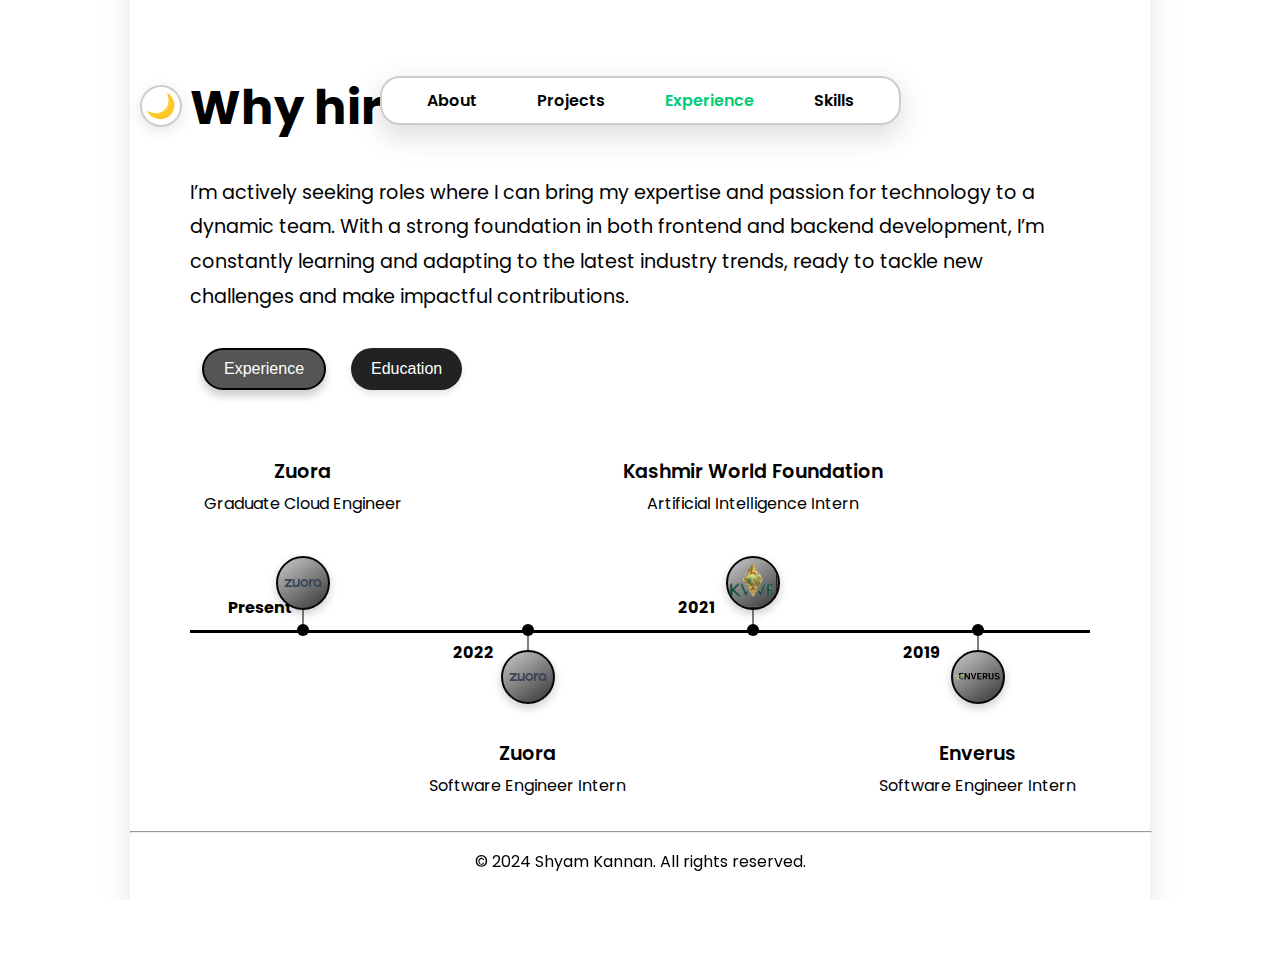
<file: MobilePortfolio/experience.html>
<!DOCTYPE html>
<html lang="en">
<head>
  <meta charset="UTF-8">
  <meta name="viewport" content="width=device-width, initial-scale=1.0">
  <title>Experience | Shyam Kannan</title>
  <link href="https://fonts.googleapis.com/css2?family=Poppins:wght@300;400;600&display=swap" rel="stylesheet">
  <link rel="stylesheet" href="experience.css">
  <script src="script.js" defer></script>
</head>
<body>

  <!-- Main Container for the whole page -->
  <div class="page-container">

    <!-- Light/Dark Mode Toggle Button & Navigation -->
    <header>
      <nav class="nav-container">
        <button id="theme-toggle" class="theme-toggle">🌙</button>
        <ul class="tab-navigation">
          <li><a href="index.html" class="tab">About</a></li>
          <li><a href="projects.html" class="tab">Projects</a></li>
          <li><a href="experience.html" class="tab active">Experience</a></li>
          <li><a href="skills.html" class="tab">Skills</a></li>
        </ul>
      </nav>
    </header>

    <!-- Main Content for Experience Section -->
    <main class="content">
      <div class="content-container">
        <!-- Left side with "Why hire me?" and tab buttons -->
        <div class="hire-me-container">
          <h1 class="hire-me-title">Why hire me?</h1>
          <p class="hire-me-text">I’m actively seeking roles where I can bring my expertise and passion for technology to a dynamic team. With a strong foundation in both frontend and backend development, I’m constantly learning and adapting to the latest industry trends, ready to tackle new challenges and make impactful contributions.</p>
          <div class="buttons-container">
            <button class="tab-button active" id="experience-tab">Experience</button>
            <button class="tab-button" id="education-tab">Education</button>
          </div>
        </div>

        <!-- Horizontal Timeline for Experience (Desktop View) -->
        <div class="timeline-container" id="experience-section">
          <div class="timeline">
            <!-- Timeline Item 1 (Up) - Zuora -->
            <div class="timeline-item up">
              <div class="timeline-line"></div>
              <div class="timeline-dot"></div>
              <div class="timeline-circle">
                <img src="images/zuora-logo.svg" alt="Zuora Logo">
              </div>
              <div class="timeline-date">Present</div>
              <div class="timeline-description">
                <h3>Zuora</h3>
                <p>Graduate Cloud Engineer</p>
              </div>
            </div>

            <!-- Timeline Item 2 (Down) - Zuora -->
            <div class="timeline-item down">
              <div class="timeline-line"></div>
              <div class="timeline-dot"></div>
              <div class="timeline-circle">
                <img src="images/zuora-logo.svg" alt="Zuora Logo">
              </div>
              <div class="timeline-date">2022</div>
              <div class="timeline-description">
                <h3>Zuora</h3>
                <p>Software Engineer Intern</p>
              </div>
            </div>

            <!-- Timeline Item 3 (Up) - Kashmir World Foundation -->
            <div class="timeline-item up">
              <div class="timeline-line"></div>
              <div class="timeline-dot"></div>
              <div class="timeline-circle">
                <img src="images/kwf_transparent.png" alt="Kashmir World Foundation Logo">
              </div>
              <div class="timeline-date">2021</div>
              <div class="timeline-description">
                <h3>Kashmir World Foundation</h3>
                <p>Artificial Intelligence Intern</p>
              </div>
            </div>

            <!-- Timeline Item 4 (Down) - Enverus -->
            <div class="timeline-item down">
              <div class="timeline-line"></div>
              <div class="timeline-dot"></div>
              <div class="timeline-circle">
                <img src="images/enverus_transparent.png" alt="Enverus Logo">
              </div>
              <div class="timeline-date">2019</div>
              <div class="timeline-description">
                <h3>Enverus</h3>
                <p>Software Engineer Intern</p>
              </div>
            </div>
          </div>
        </div>

        <!-- List View for Experience (Mobile View) -->
        <div class="list-view" id="experience-list">
          <div class="experience-item experience-card">
            <div class="card-text">
              <h3>Zuora</h3>
              <p>Graduate Cloud Engineer</p>
              <p class="date">Present</p>
            </div>
            <img src="images/zuora-logo.svg" alt="Zuora Logo" class="card-logo">
          </div>
          <div class="experience-item experience-card">
            <div class="card-text">
              <h3>Zuora</h3>
              <p>Software Engineer Intern</p>
              <p class="date">2022</p>
            </div>
            <img src="images/zuora-logo.svg" alt="Zuora Logo" class="card-logo">
          </div>
          <div class="experience-item experience-card">
            <div class="card-text">
              <h3>Kashmir World Foundation</h3>
              <p>Artificial Intelligence Intern</p>
              <p class="date">2021</p>
            </div>
            <img src="images/kwf_transparent.png" alt="Kashmir World Foundation Logo" class="card-logo">
          </div>
          <div class="experience-item experience-card">
            <div class="card-text">
              <h3>Enverus</h3>
              <p>Software Engineer Intern</p>
              <p class="date">2019</p>
            </div>
            <img src="images/enverus_transparent.png" alt="Enverus Logo" class="card-logo">
          </div>
        </div>

        <!-- Horizontal Timeline for Education (Desktop View) -->
        <div class="timeline-container" id="education-section" style="display: none;">
          <div class="timeline">
            <!-- Timeline Item 1 (Up) -->
            <div class="timeline-item up">
              <div class="timeline-line"></div>
              <div class="timeline-dot"></div>
              <div class="timeline-circle">
                <img src="images/san-jose-state-spartans.svg" alt="SJSU Logo">
              </div>
              <div class="timeline-date">2022</div>
              <div class="timeline-description">
                <h3>SJSU</h3>
                <p>Master's in AI</p>
              </div>
            </div>

            <!-- Timeline Item 2 (Down) -->
            <div class="timeline-item down">
              <div class="timeline-line"></div>
              <div class="timeline-dot"></div>
              <div class="timeline-circle">
                <img src="images/arizona-state-sun-devils-logo.svg" alt="ASU Logo">
              </div>
              <div class="timeline-date">2020</div>
              <div class="timeline-description">
                <h3>ASU</h3>
                <p>BS in Computer Science</p>
              </div>
            </div>
          </div>
        </div>

        <!-- List View for Education (Mobile View) -->
        <div class="list-view" id="education-list" style="display: none;">
          <div class="experience-item education-card">
            <div class="card-text">
              <h3>SJSU</h3>
              <p>Master's in AI</p>
              <p class="date">2022</p>
            </div>
            <img src="images/san-jose-state-spartans.svg" alt="SJSU Logo" class="card-logo">
          </div>
          <div class="experience-item education-card">
            <div class="card-text">
              <h3>ASU</h3>
              <p>BS in Computer Science</p>
              <p class="date">2020</p>
            </div>
            <img src="images/arizona-state-sun-devils-logo.svg" alt="ASU Logo" class="card-logo">
          </div>
        </div>

      </div>
    </main>

    <!-- Footer Section -->
    <footer>
      <hr class="footer-line">
      <p>© 2024 Shyam Kannan. All rights reserved.</p>
    </footer>

  </div>

  <!-- JavaScript for Tab Switching -->
  <script src="script.js"></script>

</body>
</html>
</file>
<file: MobilePortfolio/experience.css>
:root {
  --bg-color-light: #ffffff;
  --bg-color-dark: #000000;
  --page-bg-color-light: #ffffff;
  --page-bg-color-dark: #1a1a1a;
  --text-color-light: #000000;
  --text-color-dark: #ffffff;
  --hover-color: #00cc77;
  --icon-light-color: #000000;
  --icon-dark-color: #ffffff;
  --font-family: 'Poppins', sans-serif;
}

/* General body styling */
html, body {
  height: 100%;
  margin: 0;
  padding: 0;
  overflow: hidden; /* Prevents scrolling */
}

body {
  background-color: var(--bg-color-light);
  color: var(--text-color-light);
  font-family: var(--font-family);
  display: flex;
  flex-direction: column;
  justify-content: center;
  align-items: center;
  transition: background-color 0.1s ease, color 0.1s ease;
}

body.dark-mode {
  background-color: var(--bg-color-dark);
  color: var(--text-color-dark);
}

/* Page Container */
.page-container {
  background-color: var(--page-bg-color-light);
  padding: 60px;
  max-width: 900px;
  width: 100%;
  box-shadow: 0px 10px 30px rgba(0, 0, 0, 0.1);
  transition: background-color 0.1s ease, color 0.1s ease;
  display: flex;
  flex-direction: column;
  justify-content: space-between;
  align-items: center;
  flex-grow: 1;
  min-height: 100vh; /* Ensures full page height */
}

body.dark-mode .page-container {
  background-color: var(--page-bg-color-dark);
}

/* Light/Dark Mode Button */
#theme-toggle {
  font-size: 24px;
  width: 42px;
  height: 42px;
  border-radius: 50%;
  border: 2px solid rgba(0, 0, 0, 0.2); /* Default border color */
  background-color: #fff; /* Light mode default background */
  color: #00cc77; /* Icon color in light mode */
  display: flex;
  justify-content: center;
  align-items: center;
  cursor: pointer;
  transition: background-color 0.3s ease, color 0.3s ease, box-shadow 0.3s ease;
  box-shadow: 0px 4px 15px rgba(0, 0, 0, 0.1); /* Light shadow */
  position: absolute; /* Absolute positioning */
  left: -240px; /* Adjust this value to move it further left */
  top: 75%; /* Vertically center within nav bar */
  transform: translateY(-50%); /* Center the button vertically */
}

body.dark-mode #theme-toggle {
  background-color: #1a1a1a; /* Dark mode background */
  color: #ccc; /* Icon color in dark mode */
  border: 2px solid rgba(255, 255, 255, 0.2); /* Dark mode border */
  box-shadow: 0px 4px 15px rgba(255, 255, 255, 0.1); /* Light shadow for dark mode */
}

/* Hover Effect for Toggle Button */
#theme-toggle:hover {
  background-color: #f0f0f0; /* Slight change for hover in light mode */
  box-shadow: 0px 6px 20px rgba(0, 255, 136, 0.3); /* Hover shadow */
}

body.dark-mode #theme-toggle:hover {
  background-color: #333; /* Slight change for hover in dark mode */
  box-shadow: 0px 6px 20px rgba(255, 255, 255, 0.2); /* Hover shadow for dark mode */
}

/* Navigation Container */
.nav-container {
  display: flex;
  justify-content: center;
  align-items: center;
  position: relative; /* Relative positioning for absolute elements inside */
  width: 100%;
  padding-top: 60px;
  z-index: 999;
  background-color: var(--page-bg-color-light);
  transition: background-color 0.1s ease;
}

body.dark-mode .nav-container {
  background-color: var(--page-bg-color-dark);
}

/* Tab Navigation */
.tab-navigation {
  list-style: none;
  display: flex;
  gap: 30px;
  background-color: var(--page-bg-color-light);
  padding: 10px 30px;
  border-radius: 20px;

  /* Adding a border and shadow */
  border: 2px solid rgba(0, 0, 0, 0.2); /* Light mode border */
  box-shadow: 0px 10px 30px rgba(0, 0, 0, 0.15); /* Stronger shadow for emphasis */
  transition: background-color 0.1s ease, box-shadow 0.1s ease, border 0.1s ease;
}

body.dark-mode .tab-navigation {
  background-color: var(--page-bg-color-dark);
  border: 2px solid rgba(255, 255, 255, 0.2); /* Dark mode border */
  box-shadow: 0px 10px 30px rgba(255, 255, 255, 0.15); /* Stronger shadow in dark mode */
}

/* Tab Links */
.tab-navigation .tab {
  text-decoration: none;
  color: var(--text-color-light);
  padding: 10px 15px;
  font-weight: 600;
  border-radius: 12px;
  transition: color 0.1s ease, background-color 0.1s ease;
}

body.dark-mode .tab-navigation .tab {
  color: var(--text-color-dark);
}

.tab-navigation .tab:hover {
  background-color: transparent;
  color: var(--hover-color); /* Only change the text color */
}

body.dark-mode .tab-navigation .tab:hover {
  color: var(--hover-color); /* Only change the text color */
  background-color: transparent;
}

.tab-navigation .tab.active {
  color: var(--hover-color); /* Only change the text color */
  background-color: transparent;
}

body.dark-mode .tab-navigation .tab.active {
  color: var(--hover-color); /* Only change the text color */
  background-color: transparent;
}

/* Header Styling */
h1, h2, h3, p {
  color: var(--text-color-light);
  transition: color 0.1s ease;
}

body.dark-mode h1, body.dark-mode h2, body.dark-mode h3, body.dark-mode p {
  color: var(--text-color-dark);
}

/* Buttons styling */
.tab-button {
  padding: 10px 20px;
  margin: 0 10px;  /* Space between buttons */
  font-size: 1rem;
  background-color: #fff; /* White background for the button */
  color: #000; /* Black text */
  border: 2px solid #000; /* Black border to match the aesthetic */
  border-radius: 8px;
  cursor: pointer;
  transition: all 0.3s ease;
}

.tab-button:hover {
  background-color: #f0f0f0; /* Slightly darker shade for hover */
  color: #000;
  border-color: #555; /* Darker border on hover */
}

.tab-button.active {
  background-color: #000; /* Black background for active button */
  color: #fff; /* White text for contrast */
  border: 2px solid #fff; /* White border for a minimal look */
}

body.dark-mode .tab-button {
  background-color: #000; /* Black background for dark mode */
  color: #fff; /* White text */
  border: 2px solid #fff; /* White border */
}

body.dark-mode .tab-button:hover {
  background-color: #333; /* Darker shade for hover in dark mode */
  color: #fff;
  border-color: #777;
}

body.dark-mode .tab-button.active {
  background-color: #fff; /* White background for active in dark mode */
  color: #000; /* Black text */
  border: 2px solid #000; /* Black border */
}


.buttons-container {
  margin-top: -40px;  /* Adjust spacing between text and buttons */
  display: flex;
  justify-content: center;  /* Center the buttons */
}

/* Fix for Title and Description positioning */
.hire-me-container {
  position: relative;
  margin-bottom: 50px;
  top: -140px;  /* Move this value up as needed */
}

.hire-me-title {
  font-size: 3.0rem;
  font-weight: 700;
  margin-top: 0;  /* Remove margin */
  position: relative;
}

.hire-me-text {
  font-size: 1.2rem;
  line-height: 1.8;
  text-align: left;
  margin-bottom: 1.5rem;  /* Adjust space between text and buttons */
  top: -20px;  /* Move this value up as needed */
}

/* Horizontal Timeline Styles */
.timeline-container {
  width: 100%;
  max-width: 100%;
  padding: 40px 0;
  margin-top: -50px;  /* Move the timeline up */
}

.timeline {
  position: relative;
  display: flex;
  justify-content: space-around;
  align-items: center;
  width: 100%;
  height: 120px; /* Height for proper line connections */
}

/* Horizontal line in the middle with animation */
.timeline::before {
  content: '';
  position: absolute;
  height: 3px; /* Reduced thickness */
  width: 0%; /* Start with 0 width */
  background-color: #000; /* Black line for light mode */
  top: 50%;
  left: 0;
  transition: width 1s ease-in-out; /* Smooth animation */
}

body.dark-mode .timeline::before {
  background-color: #fff; /* White line for dark mode */
}

.timeline-container.active .timeline::before {
  width: 100%; /* Expand line when the section is active */
}

/* Dots for the timeline */
.timeline-item .timeline-dot {
  width: 10px;
  height: 10px;
  background-color: #000; /* Black dot for light mode */
  border-radius: 50%;
  position: absolute;
  left: 50%;
  transform: translateX(-50%);
  z-index: 2;
  top: 50%;
  transition: background-color 0.3s ease;
}

body.dark-mode .timeline-item .timeline-dot {
  background-color: #fff; /* White dot for dark mode */
}

/* Timeline Circles */
.timeline-item .timeline-circle {
  width: 50px;
  height: 50px;
  background: linear-gradient(145deg, #999); /* Same gradient for both light and dark mode */
  border-radius: 50%;
  display: flex;
  justify-content: center;
  align-items: center;
  position: absolute;
  left: 50%;
  transform: translateX(-50%);
  z-index: 1;
  border: 3px solid #000; /* Black border for light mode */
  transition: border-color 0.3s ease;
}

body.dark-mode .timeline-item .timeline-circle {
  border: 3px solid #ffffff; /* White border for dark mode */
}

.timeline-item:hover .timeline-circle {
  transform: scale(1.1) translateX(-50%);
  transition: transform 0.3s ease, border-color 0.3s ease;
}

body.dark-mode .timeline-item:hover .timeline-circle {
  border-color: #ccc; /* Slightly lighter border on hover in dark mode */
}

/* Timeline Dots */
.timeline-item .timeline-dot {
  width: 12px;
  height: 12px;
  background-color: #000;  /* Black dot for light mode */
  border-radius: 50%;
  position: absolute;
  left: 50%;
  top: 50%;
  transform: translate(-50%, -50%);
  z-index: 2;  /* Ensure dot appears on top */
}

body.dark-mode .timeline-item .timeline-dot {
  background-color: #fff;  /* White dot for dark mode */
}

.timeline-item.up .timeline-circle {
  bottom: calc(50% + 20px); /* Align circle above the line */
}

.timeline-item.down .timeline-circle {
  top: calc(50% + 20px); /* Align circle below the line */
}

.timeline-item .timeline-date {
  font-size: 1rem;
  font-weight: bold;
  position: absolute;
  color: #000;
}

body.dark-mode .timeline-item .timeline-date {
  color: #fff;
}

.timeline-item.up .timeline-date {
  bottom: calc(50% + 10px);
}

.timeline-item.down .timeline-date {
  top: calc(50% + 10px);
}

/* Description aligned with company name above */
.timeline-description {
  display: flex;
  flex-direction: column;
  align-items: center;
  justify-content: center;
  margin-top: 30px;
}

.timeline-description h3 {
  font-size: 1.2rem;
  font-weight: 600;
  white-space: nowrap; /* Keeps the company name on one line */
  margin-bottom: 5px; /* Space between company name and description */
}

.timeline-description p {
  font-size: 1rem;
  margin-top: 0;
  white-space: nowrap; /* Keeps the description on one line */
}

/* Move description above or below */
.timeline-item.up .timeline-description {
  transform: translateY(-170%);
  flex-direction: column; /* Stack the company name above the description */
}

.timeline-item.down .timeline-description {
  transform: translateY(130%);
  flex-direction: column; /* Stack the company name above the description */
}

.timeline-item.up .timeline-line {
  bottom: 50%; /* Line extending upward */
}

.timeline-item.down .timeline-line {
  top: 50%; /* Line extending downward */
}

/* Hover Effect */
.timeline-item:hover .timeline-circle {
  transform: scale(1.1) translateX(-50%);
  transition: transform 0.3s ease;
}

.timeline-item:hover .timeline-dot {
  transform: scale(1.2) translate(-50%, -50%);  /* Slightly enlarging the dot on hover */
  transition: transform 0.3s ease;
}

.timeline-circle img {
  width: 100%; /* Make the image fully occupy the circle */
  height: 100%; /* Ensure it stretches to fit */
  object-fit: contain; /* Keep the aspect ratio */
  border-radius: 50%; /* Keep it circular */
}


/* Buttons styling */
.tab-button {
  padding: 12px 24px;
  margin: 0 12px;
  font-size: 1rem;
  font-weight: 500;
  background-color: #000; /* Black background for light mode */
  color: #fff;
  border: 2px solid transparent; /* No border initially */
  border-radius: 12px; /* Softer corners */
  cursor: pointer;
  box-shadow: 0 4px 6px rgba(0, 0, 0, 0.1); /* Subtle shadow */
  transition: all 0.3s ease; /* Smooth transitions */
}

body.dark-mode .tab-button {
  background-color: #fff; /* White background for dark mode */
  color: #000;
  box-shadow: 0 4px 6px rgba(255, 255, 255, 0.1); /* Subtle shadow for dark mode */
}

.tab-button:hover {
  background-color: #333; /* Darker shade for hover in light mode */
  color: #fff;
  border: 2px solid #fff; /* Add a white border on hover */
  transform: translateY(-3px); /* Slight lift on hover */
}

body.dark-mode .tab-button:hover {
  background-color: #ccc; /* Lighter shade for hover in dark mode */
  color: #000;
  border: 2px solid #000; /* Add a black border on hover in dark mode */
  transform: translateY(-3px); /* Slight lift on hover */
}

.tab-button.active {
  background-color: #555; /* Slightly darker for active button in light mode */
  color: #fff;
  border: 2px solid #000; /* Black border for active button */
  box-shadow: 0 6px 8px rgba(0, 0, 0, 0.2); /* Enhanced shadow for active button */
}

body.dark-mode .tab-button.active {
  background-color: #999; /* Grey for active button in dark mode */
  color: #000;
  border: 2px solid #fff; /* White border for active button in dark mode */
  box-shadow: 0 6px 8px rgba(255, 255, 255, 0.2); /* Enhanced shadow for active button */
}

.tab-button:focus {
  outline: none;
  box-shadow: 0 0 0 3px rgba(0, 0, 0, 0.2); /* Focus ring for accessibility */
}

body.dark-mode .tab-button:focus {
  box-shadow: 0 0 0 3px rgba(255, 255, 255, 0.2); /* Focus ring for dark mode */
}


/* Horizontal Timeline Styles */
.timeline-container {
  width: 100%;
  max-width: 100%;
  padding: 40px 0;
  margin-top: -50px;  /* Move the timeline up */
}

.timeline {
  position: relative;
  display: flex;
  justify-content: space-around;
  align-items: center;
  width: 100%;
  height: 120px; /* Height for proper line connections */
}

.timeline::before {
  content: '';
  position: absolute;
  height: 1px;  /* Further reduced line thickness */
  width: 100%;
  background-color: #000;
  top: 50%;
  left: 0;
  transition: width 1s ease;
}

body.dark-mode .timeline::before {
  background-color: #fff;
}

.timeline-item {
  position: relative;
  width: 150px;
  text-align: center;
}

.timeline-item .timeline-line {
  content: '';
  position: absolute;
  width: 1px; /* Thinner vertical line */
  height: 40px;
  background-color: #000; /* Match black-and-white theme */
  left: 50%;
  transform: translateX(-50%);
}

body.dark-mode .timeline-item .timeline-line {
  background-color: #fff;
}

.timeline-item .timeline-circle {
  width: 50px;
  height: 50px;
  background-color: #000;
  border: 2px solid #050505;  /* Add border around circles */
  border-radius: 50%;
  display: flex;
  justify-content: center;
  align-items: center;
  position: absolute;
  left: 50%;
  transform: translateX(-50%);
  z-index: 1;
}

body.dark-mode .timeline-item .timeline-circle {
  background-color: #fff;
  border: 2px solid #ffffff;  /* Inverse border color for dark mode */
}

/* Fix for Dot Alignment */
.timeline-item .timeline-dot {
  width: 12px;
  height: 12px;
  background-color: #000;  /* Black dot for light mode */
  border-radius: 50%;
  position: absolute;
  left: 50%;
  top: 50%;
  transform: translate(-50%, -50%);
  z-index: 2;  /* Ensure dot appears on top */
}

body.dark-mode .timeline-item .timeline-dot {
  background-color: #fff;  /* White dot for dark mode */
}

.timeline-item.up .timeline-circle {
  bottom: calc(50% + 20px); /* Align circle above the line */
}

.timeline-item.down .timeline-circle {
  top: calc(50% + 20px); /* Align circle below the line */
}

.timeline-item .timeline-date {
  font-size: 1rem;
  font-weight: bold;
  position: absolute;
  color: #000;
}

body.dark-mode .timeline-item .timeline-date {
  color: #fff;
}

.timeline-item.up .timeline-date {
  bottom: calc(50% + 10px);
}

.timeline-item.down .timeline-date {
  top: calc(50% + 10px);
}

/* Description aligned with company name above */
.timeline-description {
  display: flex;
  flex-direction: column;
  align-items: center;
  justify-content: center;
  margin-top: 30px;
}

.timeline-description h3 {
  font-size: 1.2rem;
  font-weight: 600;
  white-space: nowrap; /* Keeps the company name on one line */
  margin-bottom: 5px; /* Space between company name and description */
}

.timeline-description p {
  font-size: 1rem;
  margin-top: 0;
  white-space: nowrap; /* Keeps the description on one line */
}

/* Move description above or below */
.timeline-item.up .timeline-description {
  transform: translateY(-170%);
  flex-direction: column; /* Stack the company name above the description */
}

.timeline-item.down .timeline-description {
  transform: translateY(130%);
  flex-direction: column; /* Stack the company name above the description */
}

.timeline-item.up .timeline-line {
  bottom: 50%; /* Line extending upward */
}

.timeline-item.down .timeline-line {
  top: 50%; /* Line extending downward */
}

/* Hover Effect */
.timeline-item:hover .timeline-circle {
  transform: scale(1.1) translateX(-50%);
  transition: transform 0.3s ease;
}

.timeline-item:hover .timeline-dot {
  transform: scale(1.2) translate(-50%, -50%);  /* Slightly enlarging the dot on hover */
  transition: transform 0.3s ease;
}

.buttons-container {
  display: flex;
  justify-content: left;
  gap: 1px; /* Adjust the gap between the buttons */
  margin-top: 20px; /* You can adjust the margin to control vertical spacing */
}

.tab-button {
  padding: 10px 20px;
  font-size: 1rem;
  border-radius: 25px; /* Keep the rounded buttons */
  background-color: #222;
  color: #fff;
  cursor: pointer;
  border: none;
}
body.dark-mode .tab-button {
  background-color: #fff;
  color: #000;
}

.tab-button:hover {
  background-color: #333;  /* Darker on hover for light mode */
}

body.dark-mode .tab-button:hover {
  background-color: #ccc;  /* Lighter on hover for dark mode */
}

.tab-button.active {
  background-color: linear-gradient(145deg, #ccc, #333);;  /* Grey for active button in light mode */
}

body.dark-mode .tab-button.active {
  background-color: linear-gradient(145deg, #ccc, #333);;  /* Dark grey for active button in dark mode */
}



/* Aesthetics */

.timeline-item .timeline-circle {
  box-shadow: 0 4px 10px rgba(0, 0, 0, 0.2); /* Light shadow for depth */
}

body.dark-mode .timeline-item .timeline-circle {
  box-shadow: 0 4px 10px rgba(255, 255, 255, 0.2); /* Light shadow for dark mode */
}

.timeline-item .timeline-circle {
  background: linear-gradient(145deg, #ccc, #333);/* Gradient for light mode */
}

body.dark-mode .timeline-item .timeline-circle {
  background: linear-gradient(145deg, #ccc, #333); /* Gradient for dark mode */
}


.timeline::before {
  content: '';
  position: absolute;
  height: 3px;
  width: 0;  /* Start with width 0 */
  background-color: #000;
  top: 50%;
  left: 0;
  transition: width 1s ease; /* Smooth width animation */
}

body.dark-mode .timeline::before {
  background-color: #fff;
}

body.loaded .timeline::before {
  width: 100%;  /* Expand to full width */
}

/* Updated Buttons */
button.tab-button {
  margin-top: 10px;
}

/* Footer */
footer {
  text-align: center;
  padding: 10px 0;
  width: 100%;
  position: sticky; /* Ensure footer stays at the bottom */
  bottom: 0;
  left: 0;
}

.footer-line {
  width: 113.3%;
  margin-left: -60px;
  max-width: 1500px;
  height: 0.1px;
  background-color: rgba(0, 0, 0, 0.1);
  margin-bottom: 10px;
  margin-top: 20px;
}

.footer-content p {
  font-size: 13px;
  color: var(--text-color-light);
}

body.dark-mode .footer-line {
  background-color: rgba(255, 255, 255, 0.2);
}

body.dark-mode .footer-content p {
  color: var(--text-color-dark);
}

/* List View Styling for Mobile */
.list-view {
  display: none; /* Hidden on desktop */
  padding: 20px;
}

/* Style for Experience and Education Cards */
.experience-card, .education-card {
  display: flex;
  justify-content: space-between; /* Ensures space between text and logo */
  align-items: center; /* Vertically center the content */
  padding: 15px;
  margin: 15px 0; /* Add a bit more spacing between cards */
  background-color: #f5f5f5;
  border-radius: 10px;
  box-shadow: 0 2px 5px rgba(0, 0, 0, 0.1);
}

/* Left side text content in the cards */
.card-text {
  flex: 1; /* Text takes full remaining space */
  margin-left: 15px; /* Move text further left */
  display: flex;
  flex-direction: column; /* Stack title, description, and date vertically */
}

/* Company/School logo inside the cards */
.card-logo {
  width: 50px; /* Adjust size as needed */
  height: 50px; /* Adjust size as needed */
  object-fit: contain; /* Ensure logo maintains aspect ratio */
  margin-left: 10px; /* Space between text and logo */
}

/* Adjust the title and description alignment */
.card-text h3 {
  font-size: 1.2rem;
  font-weight: 600;
  margin: 0;
  padding: 0;
  text-align: left; /* Ensure all titles are aligned left */
}

.card-text p {
  font-size: 1rem;
  color: #666;
  margin: 5px 0 10px 0; /* Consistent spacing between job title and role */
}

/* Date formatting */
.card-text .date {
  font-size: 0.9rem;
  color: #888;
  margin: 0; /* No additional margin needed */
}

/* Ensure logos are vertically aligned with the title */
.experience-card, .education-card {
  align-items: flex-start; /* Align text and logo with the top of the card */
}

/* Ensures all logos are vertically centered with respect to the title */
.experience-item, .education-item {
  justify-content: space-between;
}

/* Dark Mode for List View */
body.dark-mode .list-view .experience-item {
  background-color: #222;
  color: #fff;
}

body.dark-mode .list-view .experience-item:hover {
  background-color: #333;
}

body.dark-mode .list-view .experience-item .date {
  color: #aaa;
}


/* MEDIA QUERIES FOR MOBILE */
@media (max-width: 768px) {
  /* Remove page-container effect in mobile */
  .page-container {
    width: 100% !important;
    padding: 0 !important;
    margin: 0 !important;
    background-color: #fff !important;
    overflow-y: auto !important;
  }

  /* Body adjustments for mobile view */
  body {
    background-color: #fff !important;
    font-size: 1rem !important;
    margin: 0 !important;
    padding: 0 !important;
    display: flex !important;
    flex-direction: column !important;
    justify-content: flex-start !important;
    align-items: center !important;
    min-height: 100vh !important;
    overflow-y: auto !important;
    padding-top: 0px !important; /* Remove excess padding on top */
  }

 /* Navigation container */
.nav-container {
  display: flex !important;
  justify-content: center !important;
  align-items: center !important;
  padding: 0px !important;
  width: 80% !important;
  margin: 0 auto !important; /* Ensures the nav container stays centered */
}

/* Center theme toggle button under nav for mobile */
.theme-toggle {
  display: block !important;
  margin: 20px auto !important;
  font-size: 1.8rem !important;
  text-align: center !important;
  position: relative !important;
  top: 0 !important;
  left: 0 !important;
  transform: none !important;
}

/* Tab navigation */
.tab-navigation {
  display: flex !important;
  justify-content: center !important;
  gap: 5px !important;
  width: 80% !important;
  margin: 0 auto !important; /* Ensures the tab navigation stays centered */
}

/* Footer styling */
footer {
  width: 100% !important;
  text-align: center !important;
  padding: 0px 0 !important;
  position: fixed !important;
  bottom: 0 !important;
  left: 0 !important;
  background-color: #fff !important;
  box-shadow: none !important;
}

.footer-line {
  width: 100% !important;
  margin: 0 auto !important;
  border: 0.5px solid rgba(0, 0, 0, 0.1) !important;
}

 /* Adjust the entire hire-me-container positioning */
 .hire-me-container {
  margin-top: 150px; /* Increase top margin to move it away from the nav */
  padding: 0 10px; /* Add padding to prevent text from touching screen edges */
  display: flex;
  flex-direction: column;
  align-items: center;
  margin-bottom: 0px !important; /* Reduce the margin below "Why hire me?" */
}

.hire-me-title {
  font-size: 2rem;
  margin-bottom: 5px;
  line-height: 1.2;
  text-align: left;
  width: 100%; /* Ensure the title spans the full width */
  padding-left: 0px; /* Move the title left */
}

/* Ensure consistent height of card section to prevent shifting */
.content-container {
  min-height: calc(100vh - 200px); /* Adjust based on the total height */
  display: flex;
  flex-direction: column;
  justify-content: flex-start;
}

/* Adjust text to fit well and not overlap */
.hire-me-text {
  font-size: 1.1rem; /* Adjust font size */
  line-height: 1.7; /* Adjust line height */
  margin-bottom: 20px; /* Add spacing below the description text */
  margin-top: -6px;
}

.buttons-container {
  display: flex !important;
  justify-content: center !important; /* Center horizontally */
  align-items: center !important; /* Align vertically */
  gap: 10px !important; /* Space between the buttons */
  width: 100% !important; /* Full width container */
  margin-top: 20px !important;
}

/* Ensure buttons are side by side */
.tab-button {
  flex: 1 1 auto !important;
  padding: 10px 20px !important;
  width: auto !important;
  text-align: center !important;
  max-width: 140px !important;
}

/* Hide the timeline container for mobile */
.timeline-container {
  display: none !important;
}

  /* Style for Experience and Education Cards */
  .experience-item {
    display: flex;
    justify-content: space-between; /* Space between text and logo */
    align-items: center; /* Center content vertically */
    padding: 15px;
    margin-bottom: 10px;
    margin: 10px 0;
    background-color: #f5f5f5;
    border-radius: 10px;
    box-shadow: 0 2px 5px rgba(0, 0, 0, 0.1);
  }

  /* Left side text content in the cards */
  .experience-item h3, .experience-item p, .experience-item .date {
    text-align: left;
    margin-left: 0 !important; /* Align text to the left */
  }

  /* Company/School logo inside the cards */
  .experience-item img {
    width: 50px; /* Adjust size as needed */
    height: 50px; /* Adjust size as needed */
    object-fit: contain; /* Ensure the logo maintains aspect ratio */
    margin-right: 0 !important; /* Move logo to the right edge */
  }

  /* Ensure scrolling for list */
  .list-view {
    margin-top: -100px !important; /* Move cards up */
    padding-top: 0px !important;
    flex-grow: 1; /* Allow the cards container to grow if needed */
  }

  /* Set a min-height for both experience and education lists */
#experience-list, #education-list {
  min-height: 500px; /* This keeps both lists from making the content shift */
  margin-top: -90px; /* Adjust to move up as desired */
}

/* General Dark Mode Styles for mobile */
body.dark-mode {
  background-color: #1a1a1a !important;
  color: #fff !important;
  padding: 0 !important;
}

/* Navigation bar in dark mode (mobile) */
body.dark-mode .nav-container {
  background-color: #181818 !important;
  box-shadow: none !important;
}

/* Footer in dark mode */
body.dark-mode footer {
  background-color: #1a1a1a !important;
  color: #fff !important;
}

/* Experience and Education Cards in dark mode */
body.dark-mode .experience-item, body.dark-mode .education-item {
  background-color: #333 !important;
  color: #fff !important;
  box-shadow: 0 2px 5px rgba(255, 255, 255, 0.1) !important;
}

/* Card text color adjustments in dark mode */
body.dark-mode .experience-item h3, body.dark-mode .education-item h3 {
  color: #fff !important;
}

body.dark-mode .experience-item p, body.dark-mode .education-item p {
  color: #ccc !important;
}

body.dark-mode .experience-item .date, body.dark-mode .education-item .date {
  color: #888 !important;
}

/* Adjusting the text color inside the cards for readability */
body.dark-mode .experience-content h3, body.dark-mode .education-content h3 {
  color: #fff !important;
}

body.dark-mode .experience-content p, body.dark-mode .education-content p {
  color: #d1d1d1 !important;
}

/* Logo and text alignment within the cards */
body.dark-mode .experience-content, body.dark-mode .education-content {
  display: flex;
  justify-content: space-between; /* Align text to the left and logo to the right */
}

/* Company/School logo styling inside the cards */
body.dark-mode .card-logo {
  background-color: transparent !important;
  object-fit: contain;
}

/* Tab buttons for Experience and Education in dark mode */
body.dark-mode .tab-button {
  background-color: #444 !important;
  color: #fff !important;
  border: 1px solid #555 !important;
}

/* Tab buttons hover effect */
body.dark-mode .tab-button:hover {
  background-color: #555 !important;
  color: #00ff88 !important;
}

/* Adjustments for the title and description in dark mode */
body.dark-mode .hire-me-container {
  margin-top: 150px !important;
  padding: 0 10px !important;
}

/* Ensure no unwanted text colors appear */
body.dark-mode h1, body.dark-mode h2, body.dark-mode h3, body.dark-mode h4, body.dark-mode p {
  color: #fff !important; /* Ensure all text is visible */
}

/* Background and text adjustments for the entire body */
body.dark-mode .page-container {
  background-color: #1a1a1a !important;
  color: #fff !important;
}

/* Adjust buttons to look clear in dark mode */
body.dark-mode .buttons-container button {
  background-color: #444 !important;
  color: #fff !important;
}



/* Adjustments for spacing in the list view */
.list-view {
  margin-top: 20px;
  margin-bottom: 20px;
}
}
</file>
